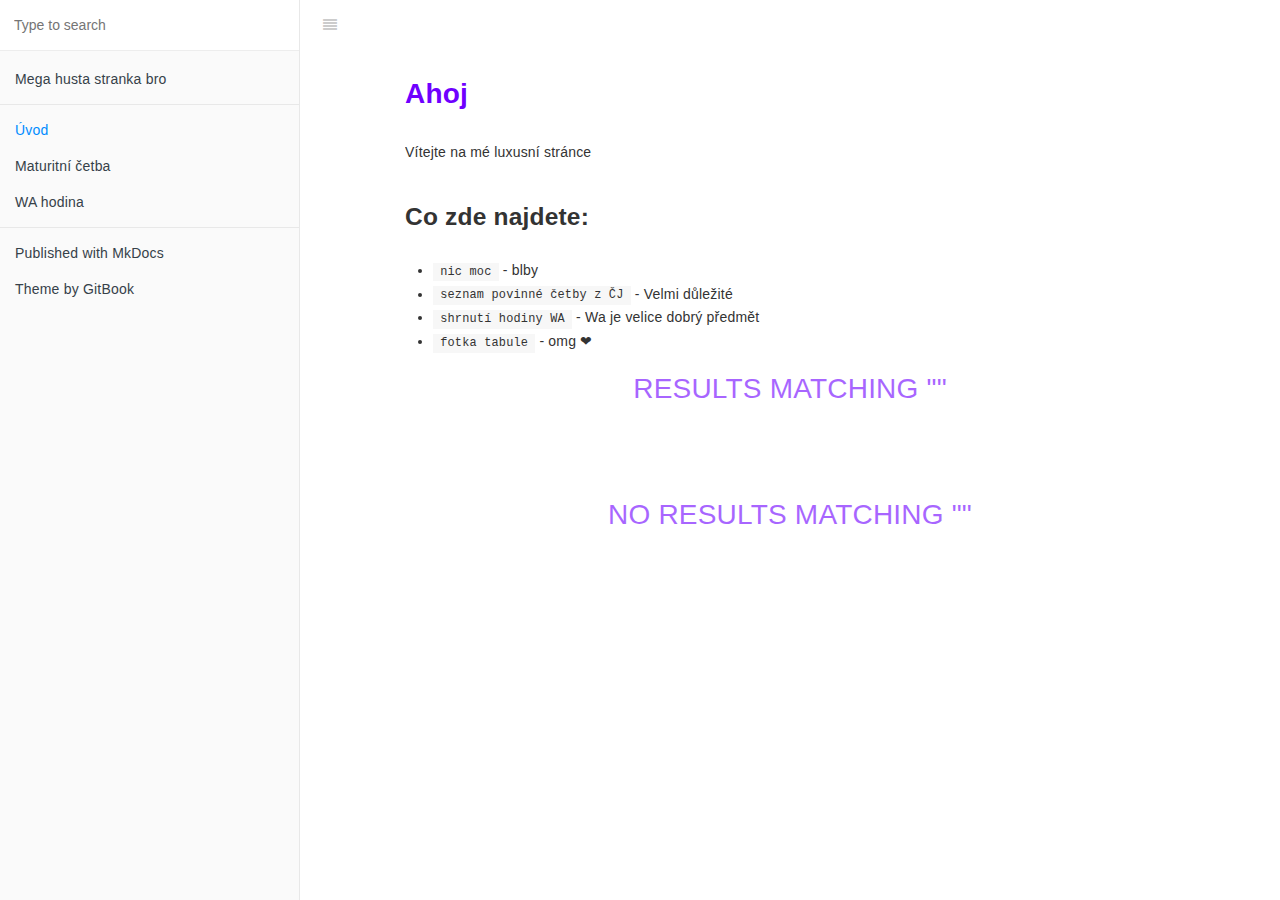
<file: index.html>
<!DOCTYPE html>
<html lang="en">
<head>
<meta charset="utf-8">
<meta content="text/html; charset=utf-8" http-equiv="Content-Type">
<title>Úvod - Mega husta stranka bro</title>
<meta http-equiv="X-UA-Compatible" content="IE=edge">

<meta name="generator" content="mkdocs-1.5.3, mkdocs-gitbook-1.0.7">

<link rel="shortcut icon" href="./images/favicon.ico" type="image/x-icon">
<meta name="HandheldFriendly" content="true"/>
<meta name="viewport" content="width=device-width, initial-scale=1, user-scalable=no">
<meta name="apple-mobile-web-app-capable" content="yes">
<meta name="apple-mobile-web-app-status-bar-style" content="black">
<meta rel="next" href="" />
<link href="./css/style.min.css" rel="stylesheet">
<link href="style.css" rel="stylesheet"> 
</head>

<body>
<div class="book">
<div class="book-summary">
<div id="book-search-input" role="search">
<input type="text" placeholder="Type to search" />
</div> <!-- end of book-search-input -->

<nav role="navigation">
<ul class="summary">
<li>
<a href="." target="_blank" class="custom-link">Mega husta stranka bro</a>
</li>
<li class="divider"></li>
<li class="chapter active" data-path="">
<a href=".">Úvod</a>
<li class="chapter" data-path="maturita/">
<a href="maturita/">Maturitní četba</a>
<li class="chapter" data-path="wa/">
<a href="wa/">WA hodina</a>
<li class="divider"></li>



<li><a href="http://www.mkdocs.org">
Published with MkDocs
</a></li>

<li><a href="https://github.com/GitbookIO/theme-default">
Theme by GitBook
</a></li>
</ul>

</nav>

</div> <!-- end of book-summary -->

<div class="book-body">
<div class="body-inner">
<div class="book-header" role="navigation">

<!-- Title -->
<h1>
<i class="fa fa-circle-o-notch fa-spin"></i>
<a href="." ></a>
</h1>

</div> <!-- end of book-header -->

<div class="page-wrapper" tabindex="-1" role="main">
<div class="page-inner">
<div id="book-search-results">
<div class="search-noresults">

<section class="normal markdown-section">



<h1 id="ahoj">Ahoj</h1>
<p>Vítejte na mé luxusní stránce</p>
<h2 id="co-zde-najdete">Co zde najdete:</h2>
<ul>
<li><code>nic moc</code> - blby</li>
<li><code>seznam povinné četby z ČJ</code> - Velmi důležité</li>
<li><code>shrnutí hodiny WA</code> - Wa je velice dobrý předmět</li>
<li><code>fotka tabule</code> - omg ❤</li>
</ul>


</section>
</div> <!-- end of search-noresults -->
<div class="search-results">
<div class="has-results">

<h1 class="search-results-title"><span class='search-results-count'></span> results matching "<span class='search-query'></span>"</h1>
<ul class="search-results-list"></ul>

</div> <!-- end of has-results -->
<div class="no-results">

<h1 class="search-results-title">No results matching "<span class='search-query'></span>"</h1>

</div> <!-- end of no-results -->
</div> <!-- end of search-results -->
</div> <!-- end of book-search-results -->

</div> <!-- end of page-inner -->
</div> <!-- end of page-wrapper -->

</div> <!-- end of body-inner -->

</div> <!-- end of book-body -->
<script src="./js/main.js"></script>
<script src="search/main.js"></script>
<script src="./js/gitbook.min.js"></script>
<script src="./js/theme.min.js"></script>
</body>
</html>
</file>
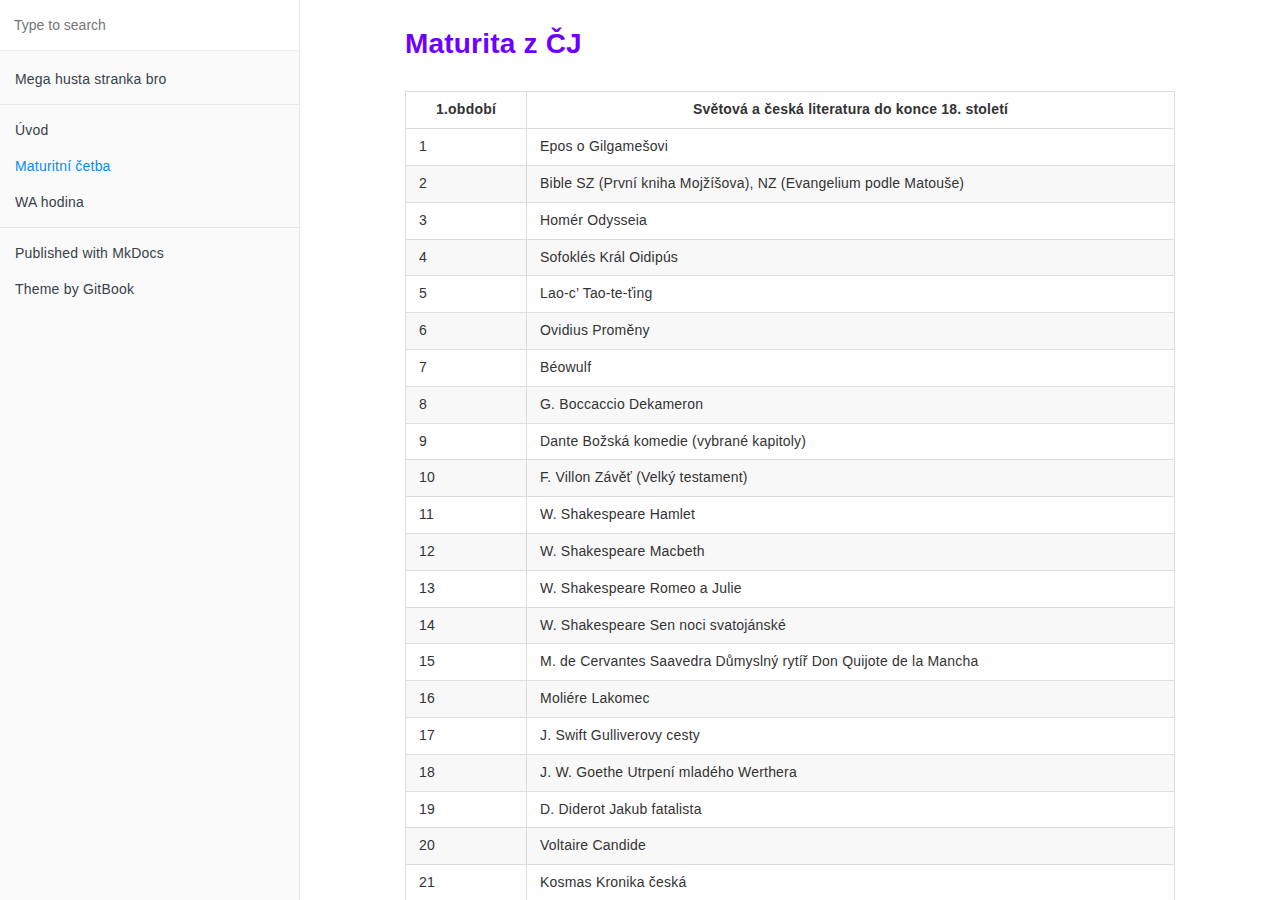
<file: maturita/index.html>
<!DOCTYPE html>
<html lang="en">
<head>
<meta charset="utf-8">
<meta content="text/html; charset=utf-8" http-equiv="Content-Type">
<title>Maturitní četba - Mega husta stranka bro</title>
<meta http-equiv="X-UA-Compatible" content="IE=edge">

<meta name="generator" content="mkdocs-1.5.3, mkdocs-gitbook-1.0.7">

<link rel="shortcut icon" href="../images/favicon.ico" type="image/x-icon">
<meta name="HandheldFriendly" content="true"/>
<meta name="viewport" content="width=device-width, initial-scale=1, user-scalable=no">
<meta name="apple-mobile-web-app-capable" content="yes">
<meta name="apple-mobile-web-app-status-bar-style" content="black">
<meta rel="next" href="" />
<link href="../css/style.min.css" rel="stylesheet">
<link href="../style.css" rel="stylesheet"> 
</head>

<body>
<div class="book">
<div class="book-summary">
<div id="book-search-input" role="search">
<input type="text" placeholder="Type to search" />
</div> <!-- end of book-search-input -->

<nav role="navigation">
<ul class="summary">
<li>
<a href=".." target="_blank" class="custom-link">Mega husta stranka bro</a>
</li>
<li class="divider"></li>
<li class="chapter" data-path="">
<a href="..">Úvod</a>
<li class="chapter active" data-path="maturita/">
<a href="./">Maturitní četba</a>
<li class="chapter" data-path="wa/">
<a href="../wa/">WA hodina</a>
<li class="divider"></li>



<li><a href="http://www.mkdocs.org">
Published with MkDocs
</a></li>

<li><a href="https://github.com/GitbookIO/theme-default">
Theme by GitBook
</a></li>
</ul>

</nav>

</div> <!-- end of book-summary -->

<div class="book-body">
<div class="body-inner">
<div class="book-header" role="navigation">

<!-- Title -->
<h1>
<i class="fa fa-circle-o-notch fa-spin"></i>
<a href="." ></a>
</h1>

</div> <!-- end of book-header -->

<div class="page-wrapper" tabindex="-1" role="main">
<div class="page-inner">
<div id="book-search-results">
<div class="search-noresults">

<section class="normal markdown-section">



<h1 id="maturita-z-cj">Maturita z ČJ</h1>
<table>
<thead>
<tr>
<th>1.období</th>
<th>Světová a česká literatura do konce 18. století</th>
</tr>
</thead>
<tbody>
<tr>
<td>1</td>
<td>Epos o Gilgamešovi</td>
</tr>
<tr>
<td>2</td>
<td>Bible SZ (První kniha Mojžíšova), NZ (Evangelium podle Matouše)</td>
</tr>
<tr>
<td>3</td>
<td>Homér Odysseia</td>
</tr>
<tr>
<td>4</td>
<td>Sofoklés Král Oidipús</td>
</tr>
<tr>
<td>5</td>
<td>Lao-c’ Tao-te-ťing</td>
</tr>
<tr>
<td>6</td>
<td>Ovidius Proměny</td>
</tr>
<tr>
<td>7</td>
<td>Béowulf</td>
</tr>
<tr>
<td>8</td>
<td>G. Boccaccio Dekameron</td>
</tr>
<tr>
<td>9</td>
<td>Dante Božská komedie (vybrané kapitoly)</td>
</tr>
<tr>
<td>10</td>
<td>F. Villon Závěť (Velký testament)</td>
</tr>
<tr>
<td>11</td>
<td>W. Shakespeare Hamlet</td>
</tr>
<tr>
<td>12</td>
<td>W. Shakespeare Macbeth</td>
</tr>
<tr>
<td>13</td>
<td>W. Shakespeare Romeo a Julie</td>
</tr>
<tr>
<td>14</td>
<td>W. Shakespeare Sen noci svatojánské</td>
</tr>
<tr>
<td>15</td>
<td>M. de Cervantes Saavedra Důmyslný rytíř Don Quijote de la Mancha</td>
</tr>
<tr>
<td>16</td>
<td>Moliére Lakomec</td>
</tr>
<tr>
<td>17</td>
<td>J. Swift Gulliverovy cesty</td>
</tr>
<tr>
<td>18</td>
<td>J. W. Goethe Utrpení mladého Werthera</td>
</tr>
<tr>
<td>19</td>
<td>D. Diderot Jakub fatalista</td>
</tr>
<tr>
<td>20</td>
<td>Voltaire Candide</td>
</tr>
<tr>
<td>21</td>
<td>Kosmas Kronika česká</td>
</tr>
<tr>
<td>22</td>
<td>J. A. Komenský Labyrint světa a ráj srdce</td>
</tr>
</tbody>
</table>


</section>
</div> <!-- end of search-noresults -->
<div class="search-results">
<div class="has-results">

<h1 class="search-results-title"><span class='search-results-count'></span> results matching "<span class='search-query'></span>"</h1>
<ul class="search-results-list"></ul>

</div> <!-- end of has-results -->
<div class="no-results">

<h1 class="search-results-title">No results matching "<span class='search-query'></span>"</h1>

</div> <!-- end of no-results -->
</div> <!-- end of search-results -->
</div> <!-- end of book-search-results -->

</div> <!-- end of page-inner -->
</div> <!-- end of page-wrapper -->

</div> <!-- end of body-inner -->

</div> <!-- end of book-body -->
<script src="../js/main.js"></script>
<script src="../search/main.js"></script>
<script src="../js/gitbook.min.js"></script>
<script src="../js/theme.min.js"></script>
</body>
</html>
</file>
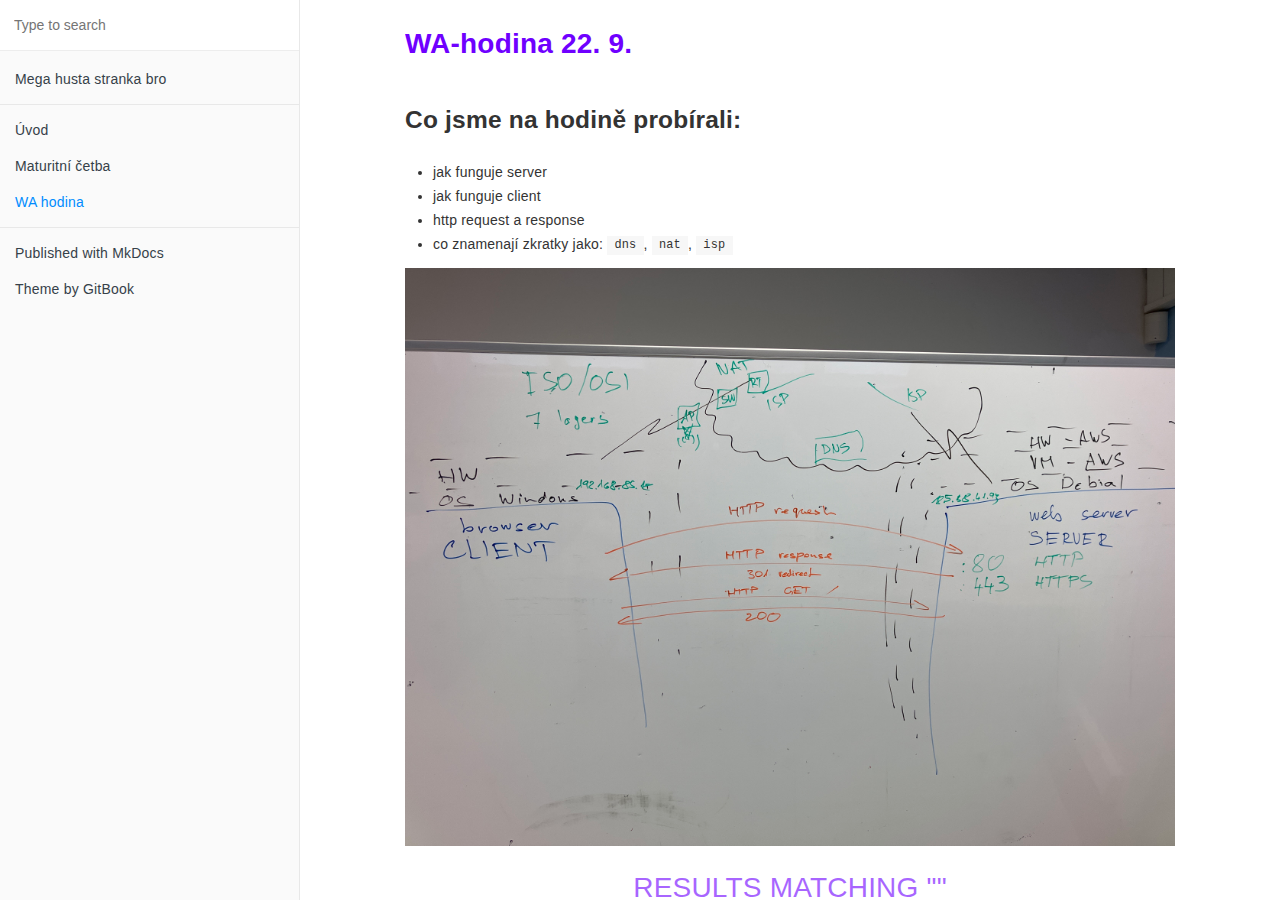
<file: wa/index.html>
<!DOCTYPE html>
<html lang="en">
<head>
<meta charset="utf-8">
<meta content="text/html; charset=utf-8" http-equiv="Content-Type">
<title>WA hodina - Mega husta stranka bro</title>
<meta http-equiv="X-UA-Compatible" content="IE=edge">

<meta name="generator" content="mkdocs-1.5.3, mkdocs-gitbook-1.0.7">

<link rel="shortcut icon" href="../images/favicon.ico" type="image/x-icon">
<meta name="HandheldFriendly" content="true"/>
<meta name="viewport" content="width=device-width, initial-scale=1, user-scalable=no">
<meta name="apple-mobile-web-app-capable" content="yes">
<meta name="apple-mobile-web-app-status-bar-style" content="black">
<meta rel="next" href="" />
<link href="../css/style.min.css" rel="stylesheet">
<link href="../style.css" rel="stylesheet"> 
</head>

<body>
<div class="book">
<div class="book-summary">
<div id="book-search-input" role="search">
<input type="text" placeholder="Type to search" />
</div> <!-- end of book-search-input -->

<nav role="navigation">
<ul class="summary">
<li>
<a href=".." target="_blank" class="custom-link">Mega husta stranka bro</a>
</li>
<li class="divider"></li>
<li class="chapter" data-path="">
<a href="..">Úvod</a>
<li class="chapter" data-path="maturita/">
<a href="../maturita/">Maturitní četba</a>
<li class="chapter active" data-path="wa/">
<a href="./">WA hodina</a>
<li class="divider"></li>



<li><a href="http://www.mkdocs.org">
Published with MkDocs
</a></li>

<li><a href="https://github.com/GitbookIO/theme-default">
Theme by GitBook
</a></li>
</ul>

</nav>

</div> <!-- end of book-summary -->

<div class="book-body">
<div class="body-inner">
<div class="book-header" role="navigation">

<!-- Title -->
<h1>
<i class="fa fa-circle-o-notch fa-spin"></i>
<a href="." ></a>
</h1>

</div> <!-- end of book-header -->

<div class="page-wrapper" tabindex="-1" role="main">
<div class="page-inner">
<div id="book-search-results">
<div class="search-noresults">

<section class="normal markdown-section">



<h1 id="wa-hodina-22-9">WA-hodina 22. 9.</h1>
<h2 id="co-jsme-na-hodine-probirali">Co jsme na hodině probírali:</h2>
<ul>
<li>jak funguje server</li>
<li>jak funguje client</li>
<li>http request a response</li>
<li>co znamenají zkratky jako: <code>dns</code>, <code>nat</code>, <code>isp</code></li>
</ul>
<p><img alt="Tabule z hodiny" src="../img/tabule.jpg" title="Tabule z hodiny" /></p>


</section>
</div> <!-- end of search-noresults -->
<div class="search-results">
<div class="has-results">

<h1 class="search-results-title"><span class='search-results-count'></span> results matching "<span class='search-query'></span>"</h1>
<ul class="search-results-list"></ul>

</div> <!-- end of has-results -->
<div class="no-results">

<h1 class="search-results-title">No results matching "<span class='search-query'></span>"</h1>

</div> <!-- end of no-results -->
</div> <!-- end of search-results -->
</div> <!-- end of book-search-results -->

</div> <!-- end of page-inner -->
</div> <!-- end of page-wrapper -->

</div> <!-- end of body-inner -->

</div> <!-- end of book-body -->
<script src="../js/main.js"></script>
<script src="../search/main.js"></script>
<script src="../js/gitbook.min.js"></script>
<script src="../js/theme.min.js"></script>
</body>
</html>
</file>
<file: style.css>
h1{
    color: rgb(111, 0, 255);
}
tbody{
    background-color: aqua;
}
</file>
